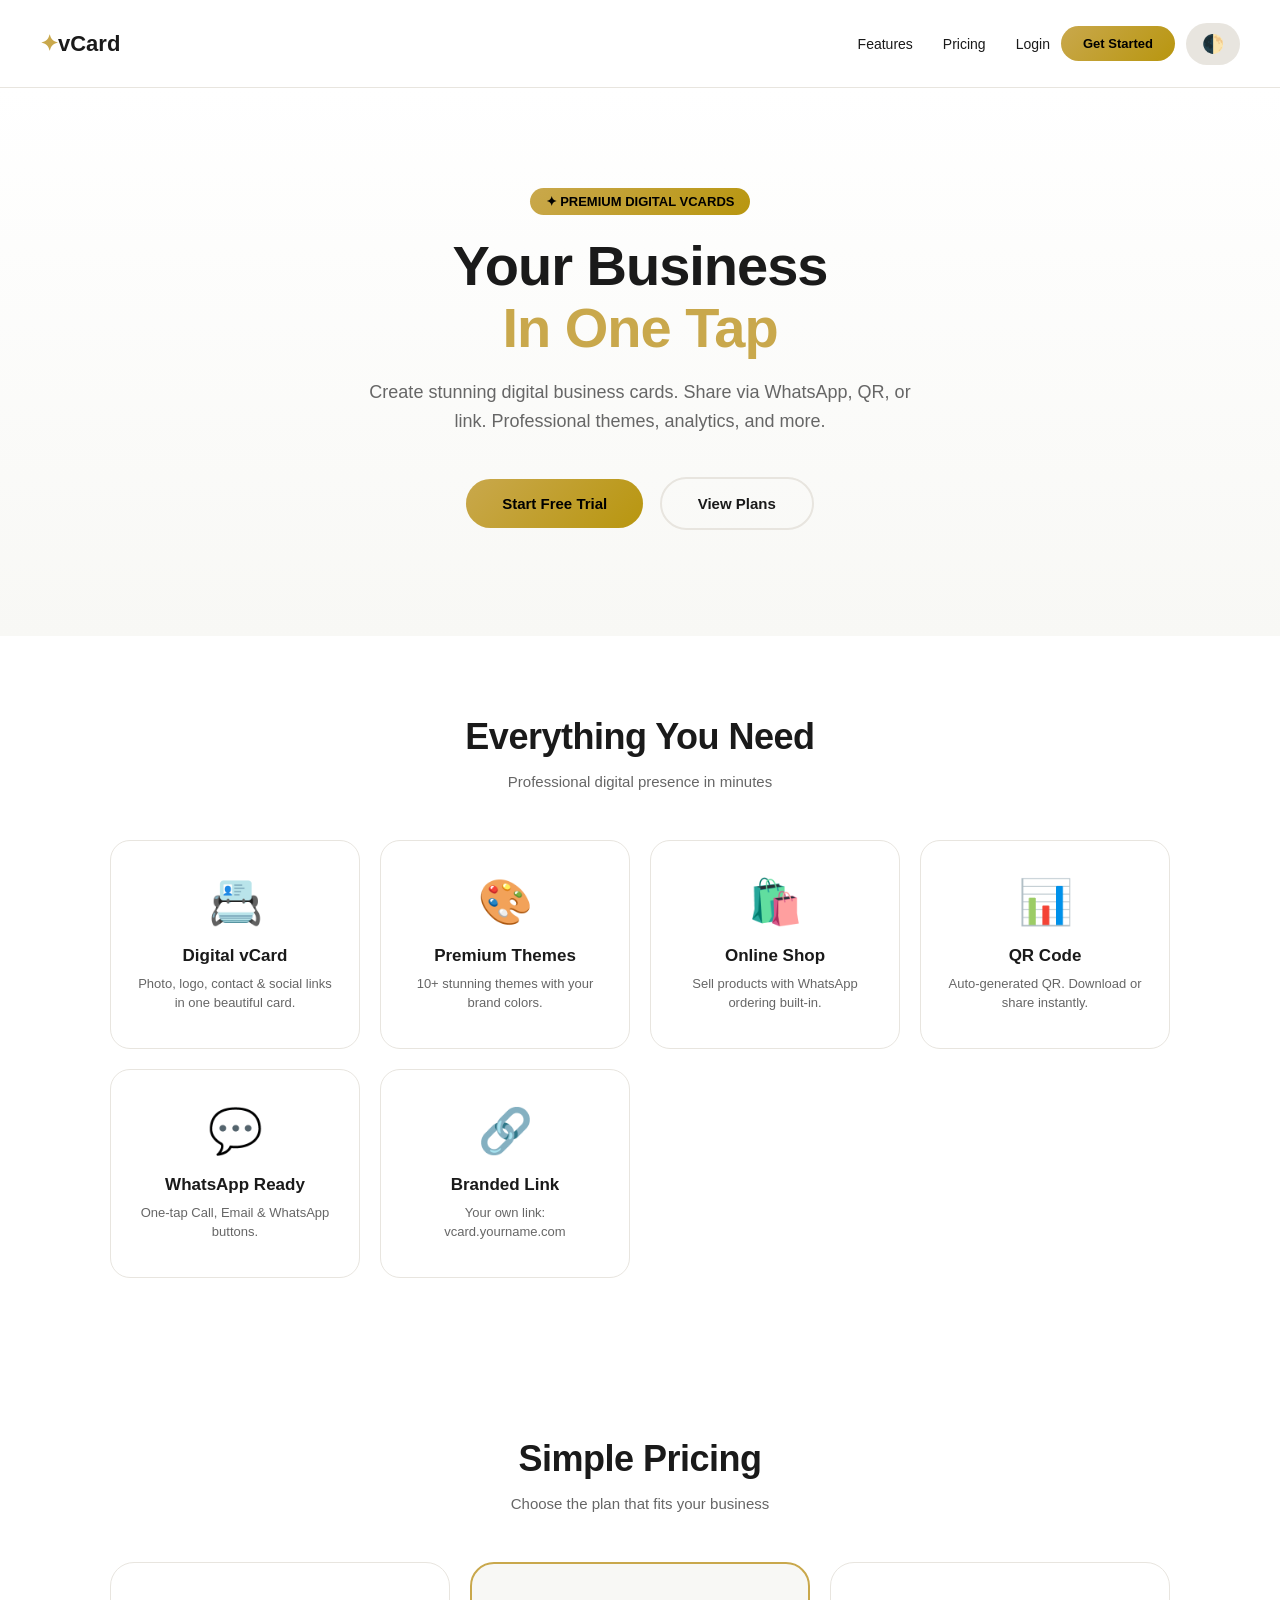
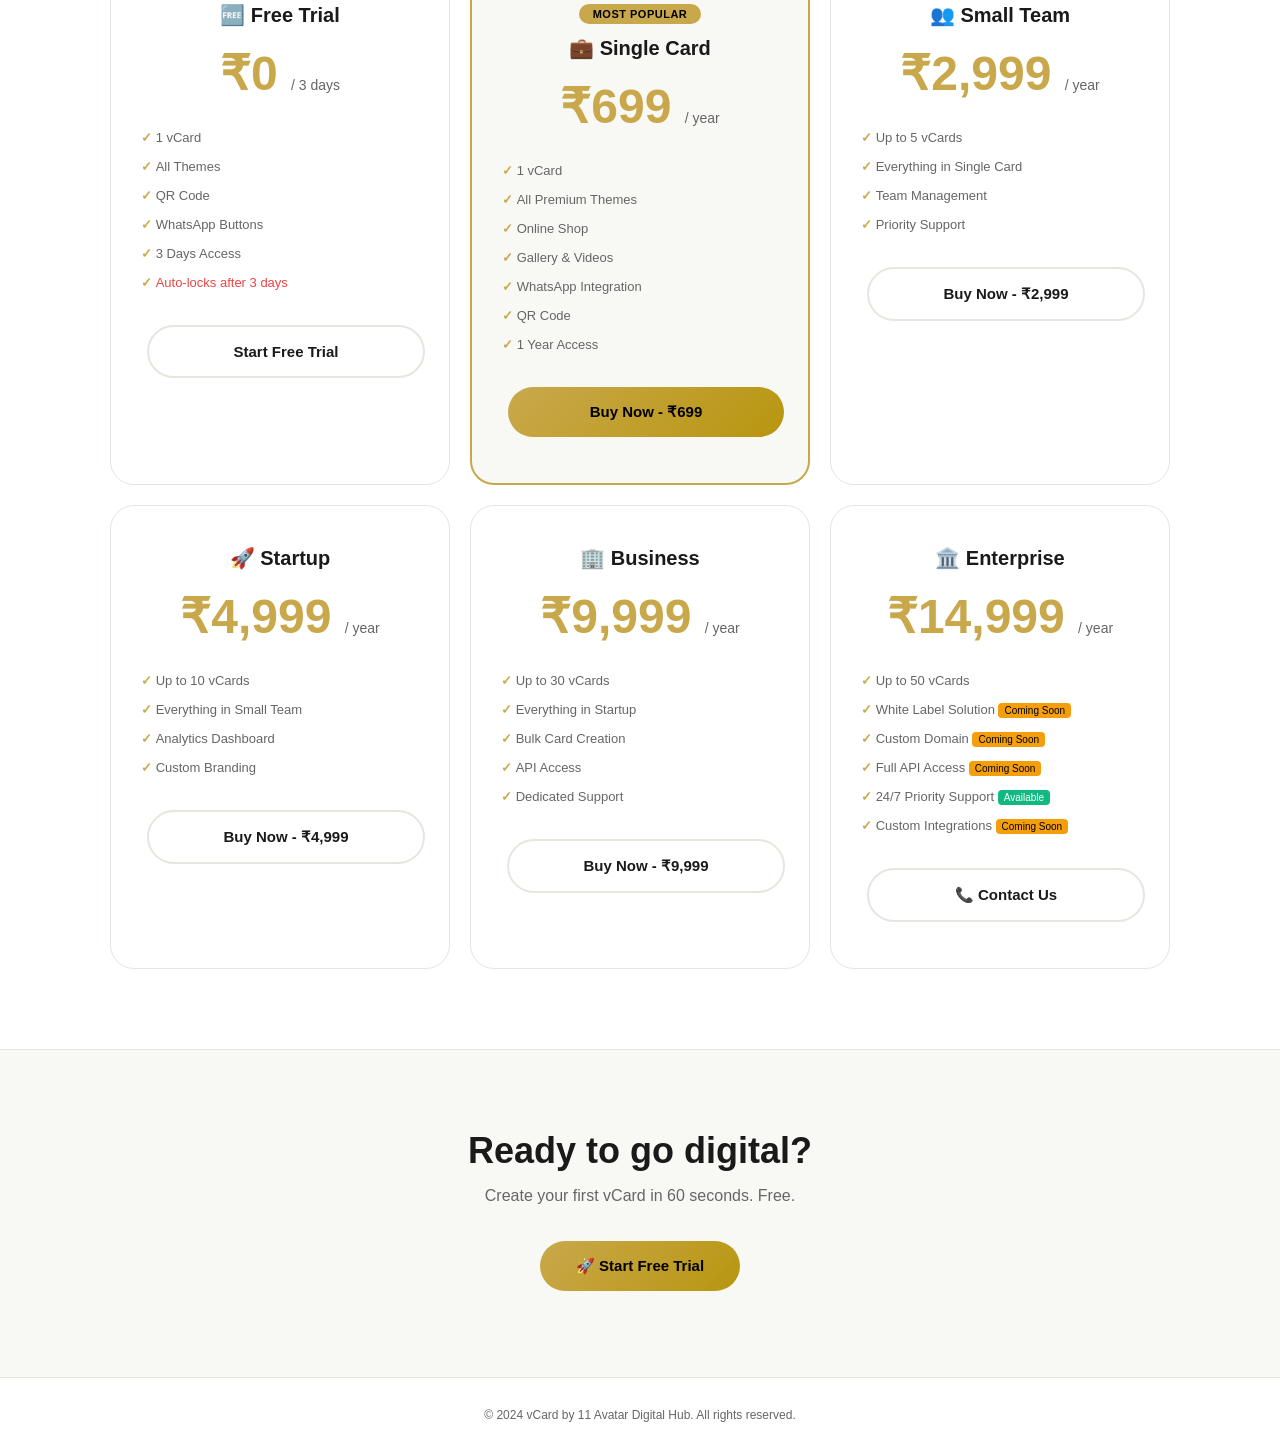
<file: home.html>
<!DOCTYPE html>
<html lang="en" data-theme="light">
<head>
  <meta charset="UTF-8">
  <meta name="viewport" content="width=device-width, initial-scale=1.0">
  <title>11 Avatar vCard SaaS — Digital Business Card</title>
  <style>
    :root {
      --bg: #ffffff;
      --bg2: #f8f8f5;
      --text: #1a1a1a;
      --text2: #666666;
      --card: #ffffff;
      --border: #e8e5df;
      --gold: #c9a84c;
      --gold2: #b8960f;
      --dark: #1a1a1a;
    }
    [data-theme="dark"] {
      --bg: #0a0a0a;
      --bg2: #111111;
      --text: #f5f0e8;
      --text2: #a89880;
      --card: #141414;
      --border: #2a2520;
      --dark: #f5f0e8;
    }
    *{box-sizing:border-box;margin:0;padding:0}
    body{font-family:'Inter',sans-serif;background:var(--bg);color:var(--text);transition:all 0.3s}
    
    /* Nav */
    nav{display:flex;justify-content:space-between;align-items:center;padding:20px 40px;background:var(--bg);border-bottom:1px solid var(--border);position:sticky;top:0;z-index:100}
    nav .logo{font-size:22px;font-weight:800;color:var(--gold)}
    nav .logo span{color:var(--text)}
    nav a{color:var(--text);text-decoration:none;margin-left:25px;font-weight:500;font-size:14px}
    .theme-btn{background:var(--border);border:none;padding:10px 16px;border-radius:50px;cursor:pointer;font-size:18px;color:var(--text)}
    
    /* Hero */
    .hero{background:linear-gradient(180deg,var(--bg) 0%,var(--bg2) 100%);padding:100px 20px;text-align:center}
    .hero .badge{background:linear-gradient(135deg,#c9a84c,#b8960f);color:#000;padding:6px 16px;border-radius:50px;font-size:13px;font-weight:700;display:inline-block;margin-bottom:20px}
    .hero h1{font-size:56px;font-weight:900;line-height:1.1;margin-bottom:20px;letter-spacing:-1px}
    .hero h1 .gold{color:var(--gold)}
    .hero p{font-size:18px;color:var(--text2);max-width:550px;margin:0 auto 35px;line-height:1.6}
    .btn{padding:16px 36px;border-radius:50px;font-weight:700;font-size:15px;cursor:pointer;text-decoration:none;display:inline-block;margin:6px;transition:all 0.3s}
    .btn-gold{background:linear-gradient(135deg,#c9a84c,#b8960f);color:#000}
    .btn-gold:hover{transform:translateY(-2px);box-shadow:0 10px 30px rgba(201,168,76,0.3)}
    .btn-outline{background:transparent;color:var(--text);border:2px solid var(--border)}
    .btn-outline:hover{border-color:var(--gold)}
    
    /* Sections */
    .section{padding:80px 20px;max-width:1100px;margin:0 auto}
    .section h2{font-size:36px;text-align:center;margin-bottom:15px;font-weight:800;letter-spacing:-0.5px}
    .section .sub{text-align:center;color:var(--text2);margin-bottom:50px;font-size:15px}
    
    /* Features */
    .features{display:grid;grid-template-columns:repeat(auto-fit,minmax(240px,1fr));gap:20px}
    .feature{background:var(--card);border:1px solid var(--border);border-radius:20px;padding:35px 25px;text-align:center;transition:all 0.3s}
    .feature:hover{border-color:var(--gold);transform:translateY(-4px);box-shadow:0 12px 40px rgba(0,0,0,0.08)}
    .feature span{font-size:44px;display:block;margin-bottom:18px}
    .feature h3{font-size:17px;margin-bottom:8px;font-weight:700}
    .feature p{color:var(--text2);font-size:13px;line-height:1.5}
    
    /* Pricing */
    .pricing{display:grid;grid-template-columns:repeat(auto-fit,minmax(280px,1fr));gap:20px}
    .plan{background:var(--card);border:1px solid var(--border);border-radius:24px;padding:40px 30px;text-align:center;transition:all 0.3s;position:relative}
    .plan:hover{border-color:var(--gold);box-shadow:0 12px 40px rgba(0,0,0,0.1)}
    .plan.popular{border:2px solid var(--gold);background:var(--bg2)}
    .plan .badge{background:var(--gold);color:#000;padding:4px 14px;border-radius:50px;font-size:11px;font-weight:700;display:inline-block;margin-bottom:12px;letter-spacing:0.5px}
    .plan h3{font-size:20px;margin-bottom:8px}
    .plan .price{font-size:48px;font-weight:900;color:var(--gold);margin:18px 0}
    .plan .price small{font-size:14px;color:var(--text2);font-weight:400}
    .plan ul{list-style:none;text-align:left;margin:22px 0}
    .plan ul li{padding:7px 0;color:var(--text2);font-size:13px}
    .plan ul li::before{content:"✓ ";color:var(--gold);font-weight:700}
    
    /* CTA */
    .cta{background:var(--bg2);text-align:center;padding:80px 20px;border-top:1px solid var(--border)}
    .cta h2{font-size:36px;margin-bottom:15px;font-weight:800}
    .cta p{color:var(--text2);margin-bottom:30px}
    
    /* Footer */
    .footer{text-align:center;padding:30px;color:var(--text2);font-size:12px;border-top:1px solid var(--border)}
    
    @media(max-width:768px){
      .hero h1{font-size:36px}
      nav{padding:15px 20px}
      nav a{margin-left:12px;font-size:12px}
    }
  </style>
</head>
<body>

<!-- Nav -->
<nav>
  <div class="logo">✦<span>vCard</span></div>
  <div style="display:flex;align-items:center;gap:5px">
    <a href="#features">Features</a>
    <a href="#pricing">Pricing</a>
    <a href="login.html">Login</a>
    <a href="signup.html" class="btn btn-gold" style="padding:10px 22px;font-size:13px">Get Started</a>
    <button class="theme-btn" onclick="toggleTheme()">🌓</button>
  </div>
</nav>

<!-- Hero -->
<div class="hero">
  <div class="badge">✦ PREMIUM DIGITAL VCARDS</div>
  <h1>Your Business<br><span class="gold">In One Tap</span></h1>
  <p>Create stunning digital business cards. Share via WhatsApp, QR, or link. Professional themes, analytics, and more.</p>
  <a href="signup.html" class="btn btn-gold">Start Free Trial</a>
  <a href="#pricing" class="btn btn-outline">View Plans</a>
</div>

<!-- Features -->
<div class="section" id="features">
  <h2>Everything You Need</h2>
  <p class="sub">Professional digital presence in minutes</p>
  <div class="features">
    <div class="feature"><span>📇</span><h3>Digital vCard</h3><p>Photo, logo, contact & social links in one beautiful card.</p></div>
    <div class="feature"><span>🎨</span><h3>Premium Themes</h3><p>10+ stunning themes with your brand colors.</p></div>
    <div class="feature"><span>🛍️</span><h3>Online Shop</h3><p>Sell products with WhatsApp ordering built-in.</p></div>
    <div class="feature"><span>📊</span><h3>QR Code</h3><p>Auto-generated QR. Download or share instantly.</p></div>
    <div class="feature"><span>💬</span><h3>WhatsApp Ready</h3><p>One-tap Call, Email & WhatsApp buttons.</p></div>
    <div class="feature"><span>🔗</span><h3>Branded Link</h3><p>Your own link: vcard.yourname.com</p></div>
  </div>
</div>

<!-- Pricing -->
<div class="section" id="pricing">
  <h2>Simple Pricing</h2>
  <p class="sub">Choose the plan that fits your business</p>
  <div class="pricing">
    
    <!-- Free Trial -->
    <div class="plan">
      <h3>🆓 Free Trial</h3>
      <div class="price">₹0 <small>/ 3 days</small></div>
      <ul>
        <li>1 vCard</li>
        <li>All Themes</li>
        <li>QR Code</li>
        <li>WhatsApp Buttons</li>
        <li>3 Days Access</li>
        <li style="color:#ef4444;">Auto-locks after 3 days</li>
      </ul>
      <a href="signup.html" class="btn btn-outline" style="width:100%">Start Free Trial</a>
    </div>

    <!-- Single Card -->
    <div class="plan popular">
      <div class="badge">MOST POPULAR</div>
      <h3>💼 Single Card</h3>
      <div class="price">₹699 <small>/ year</small></div>
      <ul>
        <li>1 vCard</li>
        <li>All Premium Themes</li>
        <li>Online Shop</li>
        <li>Gallery & Videos</li>
        <li>WhatsApp Integration</li>
        <li>QR Code</li>
        <li>1 Year Access</li>
      </ul>
      <a href="signup.html" class="btn btn-gold" style="width:100%">Buy Now - ₹699</a>
    </div>

    <!-- Small Team -->
    <div class="plan">
      <h3>👥 Small Team</h3>
      <div class="price">₹2,999 <small>/ year</small></div>
      <ul>
        <li>Up to 5 vCards</li>
        <li>Everything in Single Card</li>
        <li>Team Management</li>
        <li>Priority Support</li>
      </ul>
      <a href="signup.html" class="btn btn-outline" style="width:100%">Buy Now - ₹2,999</a>
    </div>

    <!-- Startup -->
    <div class="plan">
      <h3>🚀 Startup</h3>
      <div class="price">₹4,999 <small>/ year</small></div>
      <ul>
        <li>Up to 10 vCards</li>
        <li>Everything in Small Team</li>
        <li>Analytics Dashboard</li>
        <li>Custom Branding</li>
      </ul>
      <a href="signup.html" class="btn btn-outline" style="width:100%">Buy Now - ₹4,999</a>
    </div>

    <!-- Business -->
    <div class="plan">
      <h3>🏢 Business</h3>
      <div class="price">₹9,999 <small>/ year</small></div>
      <ul>
        <li>Up to 30 vCards</li>
        <li>Everything in Startup</li>
        <li>Bulk Card Creation</li>
        <li>API Access</li>
        <li>Dedicated Support</li>
      </ul>
      <a href="signup.html" class="btn btn-outline" style="width:100%">Buy Now - ₹9,999</a>
    </div>

        <!-- Enterprise -->
    <div class="plan">
      <h3>🏛️ Enterprise</h3>
      <div class="price">₹14,999 <small>/ year</small></div>
      <ul>
        <li>Up to 50 vCards</li>
        <li>White Label Solution <span style="font-size:10px;background:#f59e0b;color:#000;padding:2px 6px;border-radius:4px;">Coming Soon</span></li>
        <li>Custom Domain <span style="font-size:10px;background:#f59e0b;color:#000;padding:2px 6px;border-radius:4px;">Coming Soon</span></li>
        <li>Full API Access <span style="font-size:10px;background:#f59e0b;color:#000;padding:2px 6px;border-radius:4px;">Coming Soon</span></li>
        <li>24/7 Priority Support <span style="font-size:10px;background:#10b981;color:#fff;padding:2px 6px;border-radius:4px;">Available</span></li>
        <li>Custom Integrations <span style="font-size:10px;background:#f59e0b;color:#000;padding:2px 6px;border-radius:4px;">Coming Soon</span></li>
      </ul>
      <a href="https://wa.me/918959592006?text=Hi%20I%20am%20interested%20in%20Enterprise%20Plan" target="_blank" class="btn btn-outline" style="width:100%">📞 Contact Us</a>
    </div>

  </div>
</div>

<!-- CTA -->
<div class="cta">
  <h2>Ready to go digital?</h2>
  <p>Create your first vCard in 60 seconds. Free.</p>
  <a href="signup.html" class="btn btn-gold">🚀 Start Free Trial</a>
</div>

<div class="footer">© 2024 vCard by 11 Avatar Digital Hub. All rights reserved.</div>

<script>
  var theme = localStorage.getItem('theme') || 'light';
  document.documentElement.setAttribute('data-theme', theme);
  
  function toggleTheme(){
    var current = document.documentElement.getAttribute('data-theme');
    var next = current === 'light' ? 'dark' : 'light';
    document.documentElement.setAttribute('data-theme', next);
    localStorage.setItem('theme', next);
  }
</script>
</body>
</html>
</file>
